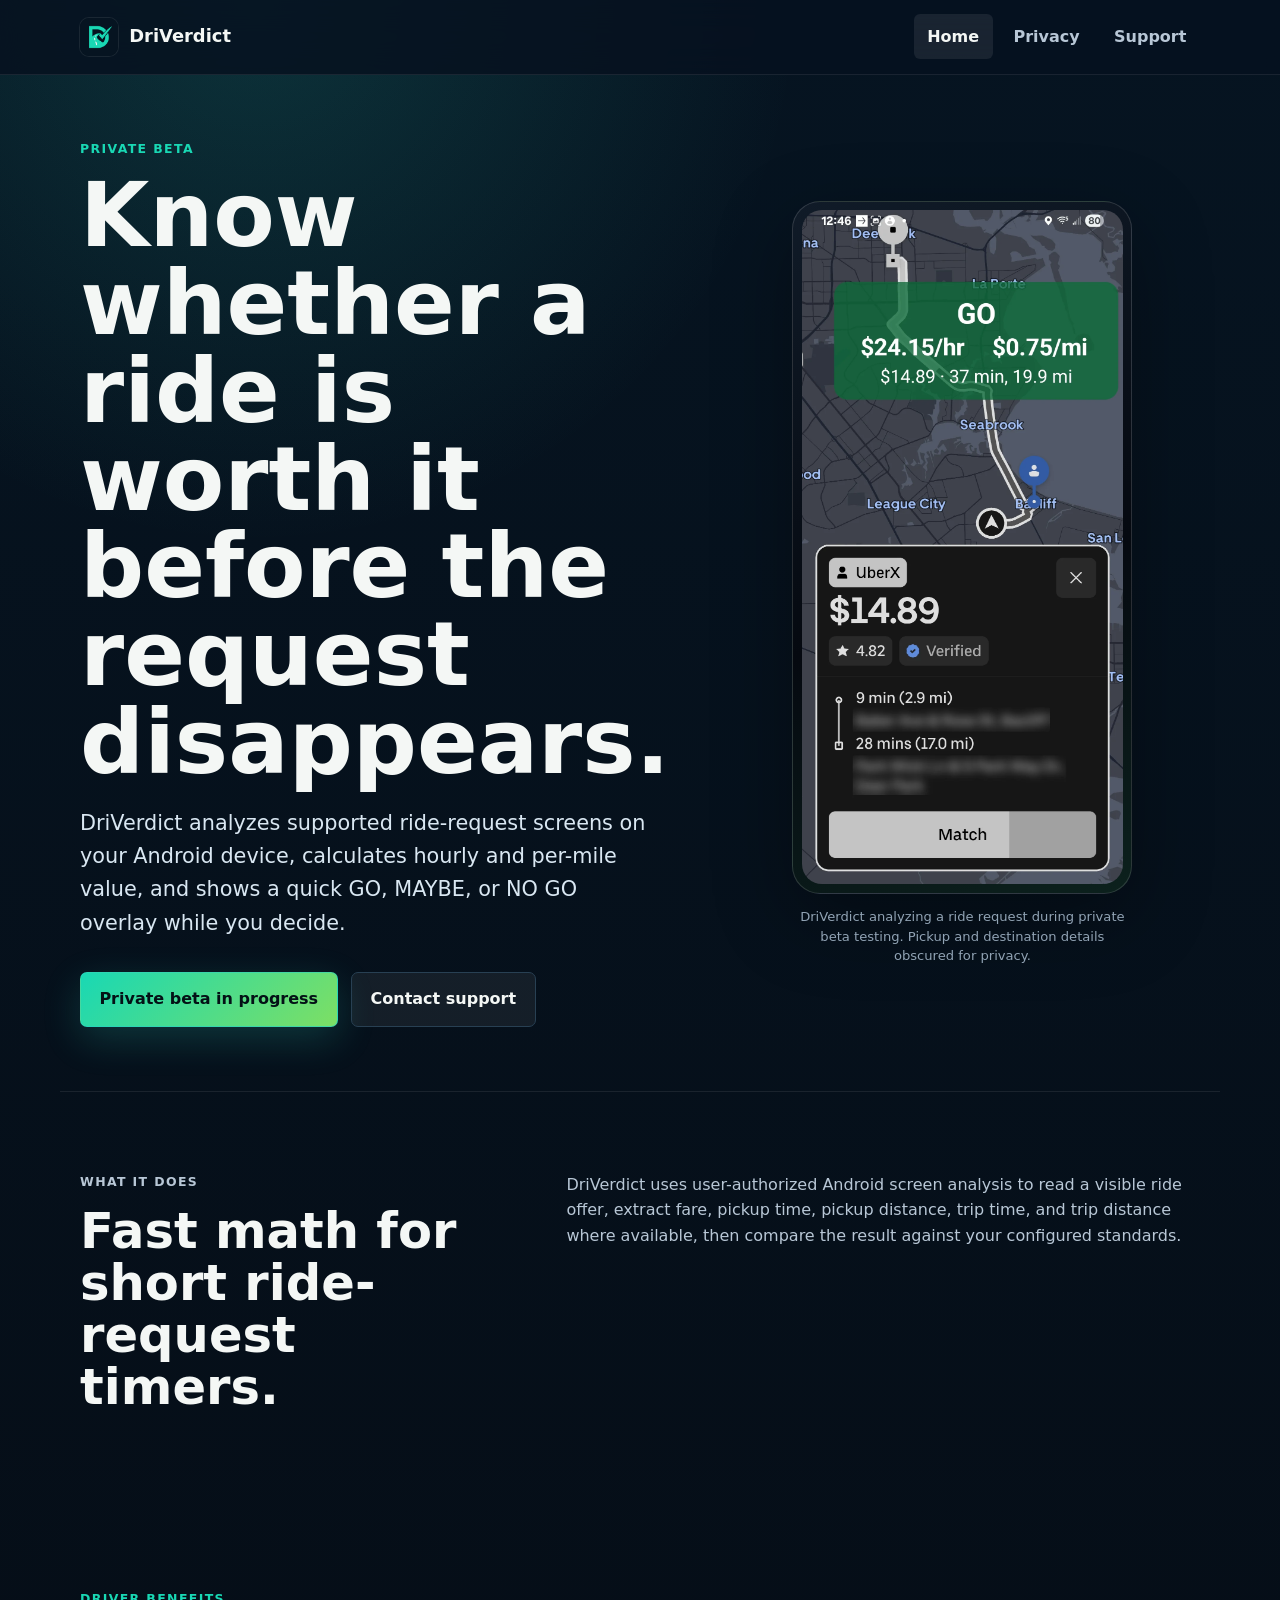
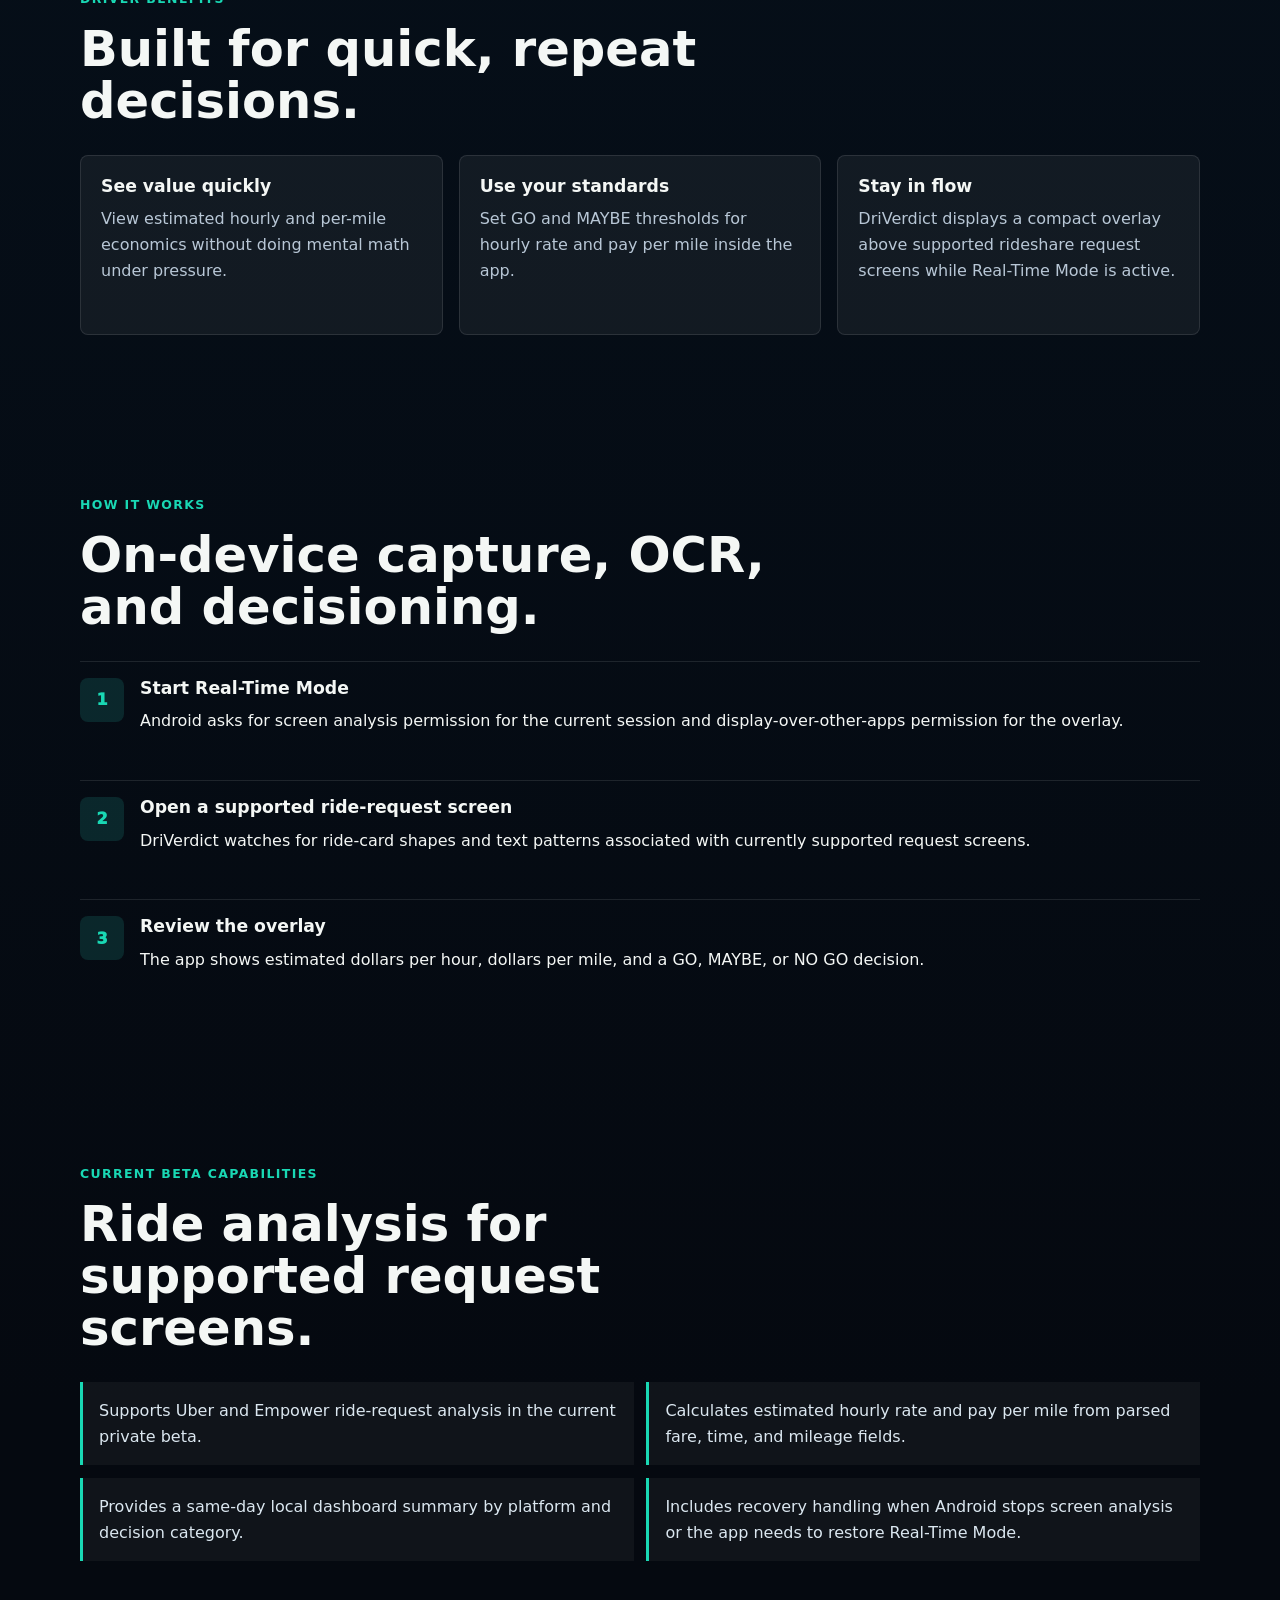
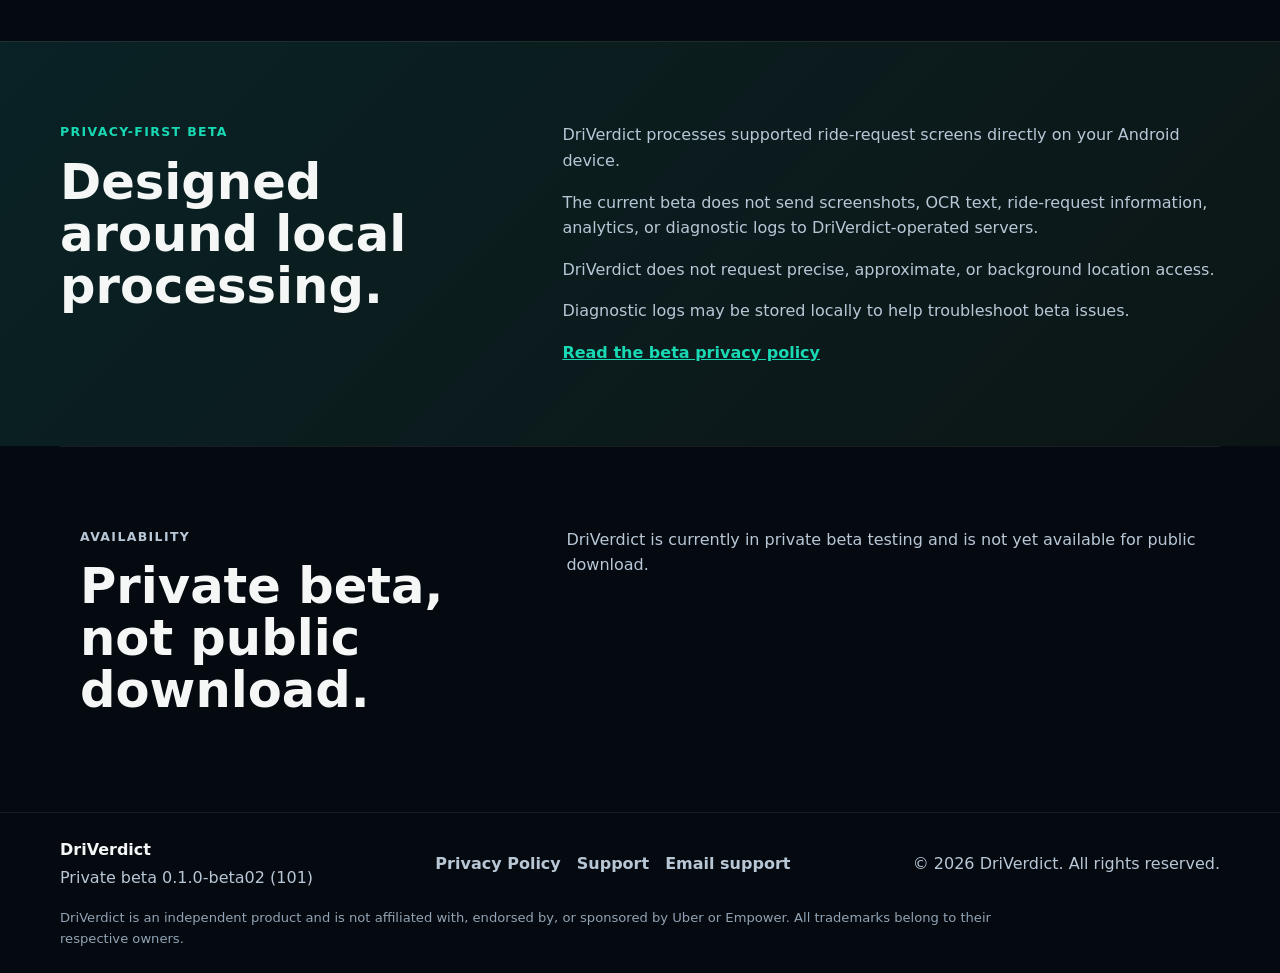
<file: index.html>
﻿<!doctype html>
<html lang="en">
<head>
  <meta charset="utf-8">
  <meta name="viewport" content="width=device-width, initial-scale=1">
  <title>DriVerdict | Real-time ride math for better driver decisions</title>
  <meta name="description" content="DriVerdict helps rideshare drivers evaluate supported ride requests with on-device hourly and per-mile analysis.">
  <meta name="theme-color" content="#061421">
  <link rel="canonical" href="https://driverdict.com/">
  <meta property="og:title" content="DriVerdict | Real-time ride math for better driver decisions">
  <meta property="og:description" content="Fast, on-device ride analysis for better driver decisions.">
  <meta property="og:type" content="website">
  <meta property="og:url" content="https://driverdict.com/">
  <meta property="og:image" content="https://driverdict.com/assets/drivervdict-icon-1024.png">
  <meta name="twitter:card" content="summary">
  <link rel="icon" href="assets/favicon-32.png" type="image/png" sizes="32x32">
  <link rel="apple-touch-icon" href="assets/drivervdict-icon-1024.png">
  <link rel="stylesheet" href="styles.css">
</head>
<body>
  <a class="skip-link" href="#main">Skip to content</a>
  <header class="site-header">
    <nav class="nav" aria-label="Main navigation">
      <a class="brand" href="index.html" aria-label="DriVerdict home">
        <img src="assets/drivervdict-icon-1024.png" alt="" width="38" height="38">
        <span>DriVerdict</span>
      </a>
      <button class="nav-toggle" type="button" aria-expanded="false" aria-controls="site-links">
        <span class="sr-only">Menu</span>
        <span></span><span></span><span></span>
      </button>
      <div class="nav-links" id="site-links">
        <a href="index.html" aria-current="page">Home</a>
        <a href="privacy.html">Privacy</a>
        <a href="support.html">Support</a>
      </div>
    </nav>
  </header>

  <main id="main">
    <section class="hero section">
      <div class="hero-copy">
        <p class="eyebrow">Private beta</p>
        <h1>Know whether a ride is worth it before the request disappears.</h1>
        <p class="lede">DriVerdict analyzes supported ride-request screens on your Android device, calculates hourly and per-mile value, and shows a quick GO, MAYBE, or NO GO overlay while you decide.</p>
        <div class="hero-actions" aria-label="Primary actions">
          <span class="button button-disabled" aria-disabled="true">Private beta in progress</span>
          <a class="button button-secondary" href="support.html">Contact support</a>
        </div>
      </div>
      <figure class="hero-panel" aria-label="DriVerdict result preview">
        <div class="phone-frame">
          <div class="screenshot-wrap">
            <img src="assets/drivervdict-ride-analysis.webp" width="900" height="1842" alt="DriVerdict showing a color-coded GO analysis over a supported ride request.">
          </div>
        </div>
        <figcaption>DriVerdict analyzing a ride request during private beta testing. Pickup and destination details obscured for privacy.</figcaption>
      </figure>
    </section>

    <section class="section split-section">
      <div>
        <p class="eyebrow">What it does</p>
        <h2>Fast math for short ride-request timers.</h2>
      </div>
      <p>DriVerdict uses user-authorized Android screen analysis to read a visible ride offer, extract fare, pickup time, pickup distance, trip time, and trip distance where available, then compare the result against your configured standards.</p>
    </section>

    <section class="section benefits" aria-labelledby="benefits-title">
      <div class="section-heading">
        <p class="eyebrow">Driver benefits</p>
        <h2 id="benefits-title">Built for quick, repeat decisions.</h2>
      </div>
      <div class="card-grid three">
        <article class="info-card"><h3>See value quickly</h3><p>View estimated hourly and per-mile economics without doing mental math under pressure.</p></article>
        <article class="info-card"><h3>Use your standards</h3><p>Set GO and MAYBE thresholds for hourly rate and pay per mile inside the app.</p></article>
        <article class="info-card"><h3>Stay in flow</h3><p>DriVerdict displays a compact overlay above supported rideshare request screens while Real-Time Mode is active.</p></article>
      </div>
    </section>

    <section class="section process" aria-labelledby="how-title">
      <div class="section-heading">
        <p class="eyebrow">How it works</p>
        <h2 id="how-title">On-device capture, OCR, and decisioning.</h2>
      </div>
      <ol class="steps">
        <li><span>1</span><div><h3>Start Real-Time Mode</h3><p>Android asks for screen analysis permission for the current session and display-over-other-apps permission for the overlay.</p></div></li>
        <li><span>2</span><div><h3>Open a supported ride-request screen</h3><p>DriVerdict watches for ride-card shapes and text patterns associated with currently supported request screens.</p></div></li>
        <li><span>3</span><div><h3>Review the overlay</h3><p>The app shows estimated dollars per hour, dollars per mile, and a GO, MAYBE, or NO GO decision.</p></div></li>
      </ol>
    </section>

    <section class="section capabilities" aria-labelledby="capabilities-title">
      <div class="section-heading">
        <p class="eyebrow">Current beta capabilities</p>
        <h2 id="capabilities-title">Ride analysis for supported request screens.</h2>
      </div>
      <div class="feature-list">
        <p>Supports Uber and Empower ride-request analysis in the current private beta.</p>
        <p>Calculates estimated hourly rate and pay per mile from parsed fare, time, and mileage fields.</p>
        <p>Provides a same-day local dashboard summary by platform and decision category.</p>
        <p>Includes recovery handling when Android stops screen analysis or the app needs to restore Real-Time Mode.</p>
      </div>
    </section>

    <section class="section privacy-band" aria-labelledby="privacy-title">
      <div>
        <p class="eyebrow">Privacy-first beta</p>
        <h2 id="privacy-title">Designed around local processing.</h2>
      </div>
      <div class="privacy-points">
        <p>DriVerdict processes supported ride-request screens directly on your Android device.</p>
        <p>The current beta does not send screenshots, OCR text, ride-request information, analytics, or diagnostic logs to DriVerdict-operated servers.</p>
        <p>DriVerdict does not request precise, approximate, or background location access.</p>
        <p>Diagnostic logs may be stored locally to help troubleshoot beta issues.</p>
        <a class="text-link" href="privacy.html">Read the beta privacy policy</a>
      </div>
    </section>

    <section class="section beta-note" aria-labelledby="beta-title">
      <div>
        <p class="eyebrow">Availability</p>
        <h2 id="beta-title">Private beta, not public download.</h2>
      </div>
      <p>DriVerdict is currently in private beta testing and is not yet available for public download.</p>
    </section>
  </main>

  <footer class="site-footer">
    <div><strong>DriVerdict</strong><span>Private beta 0.1.0-beta02 (101)</span></div>
    <nav aria-label="Footer navigation"><a href="privacy.html">Privacy Policy</a><a href="support.html">Support</a><a href="mailto:support.tripiq@gmail.com">Email support</a></nav>
    <p>&copy; 2026 DriVerdict. All rights reserved.</p>
    <p class="footer-legal">DriVerdict is an independent product and is not affiliated with, endorsed by, or sponsored by Uber or Empower. All trademarks belong to their respective owners.</p>
  </footer>
  <script src="script.js"></script>
</body>
</html>
</file>
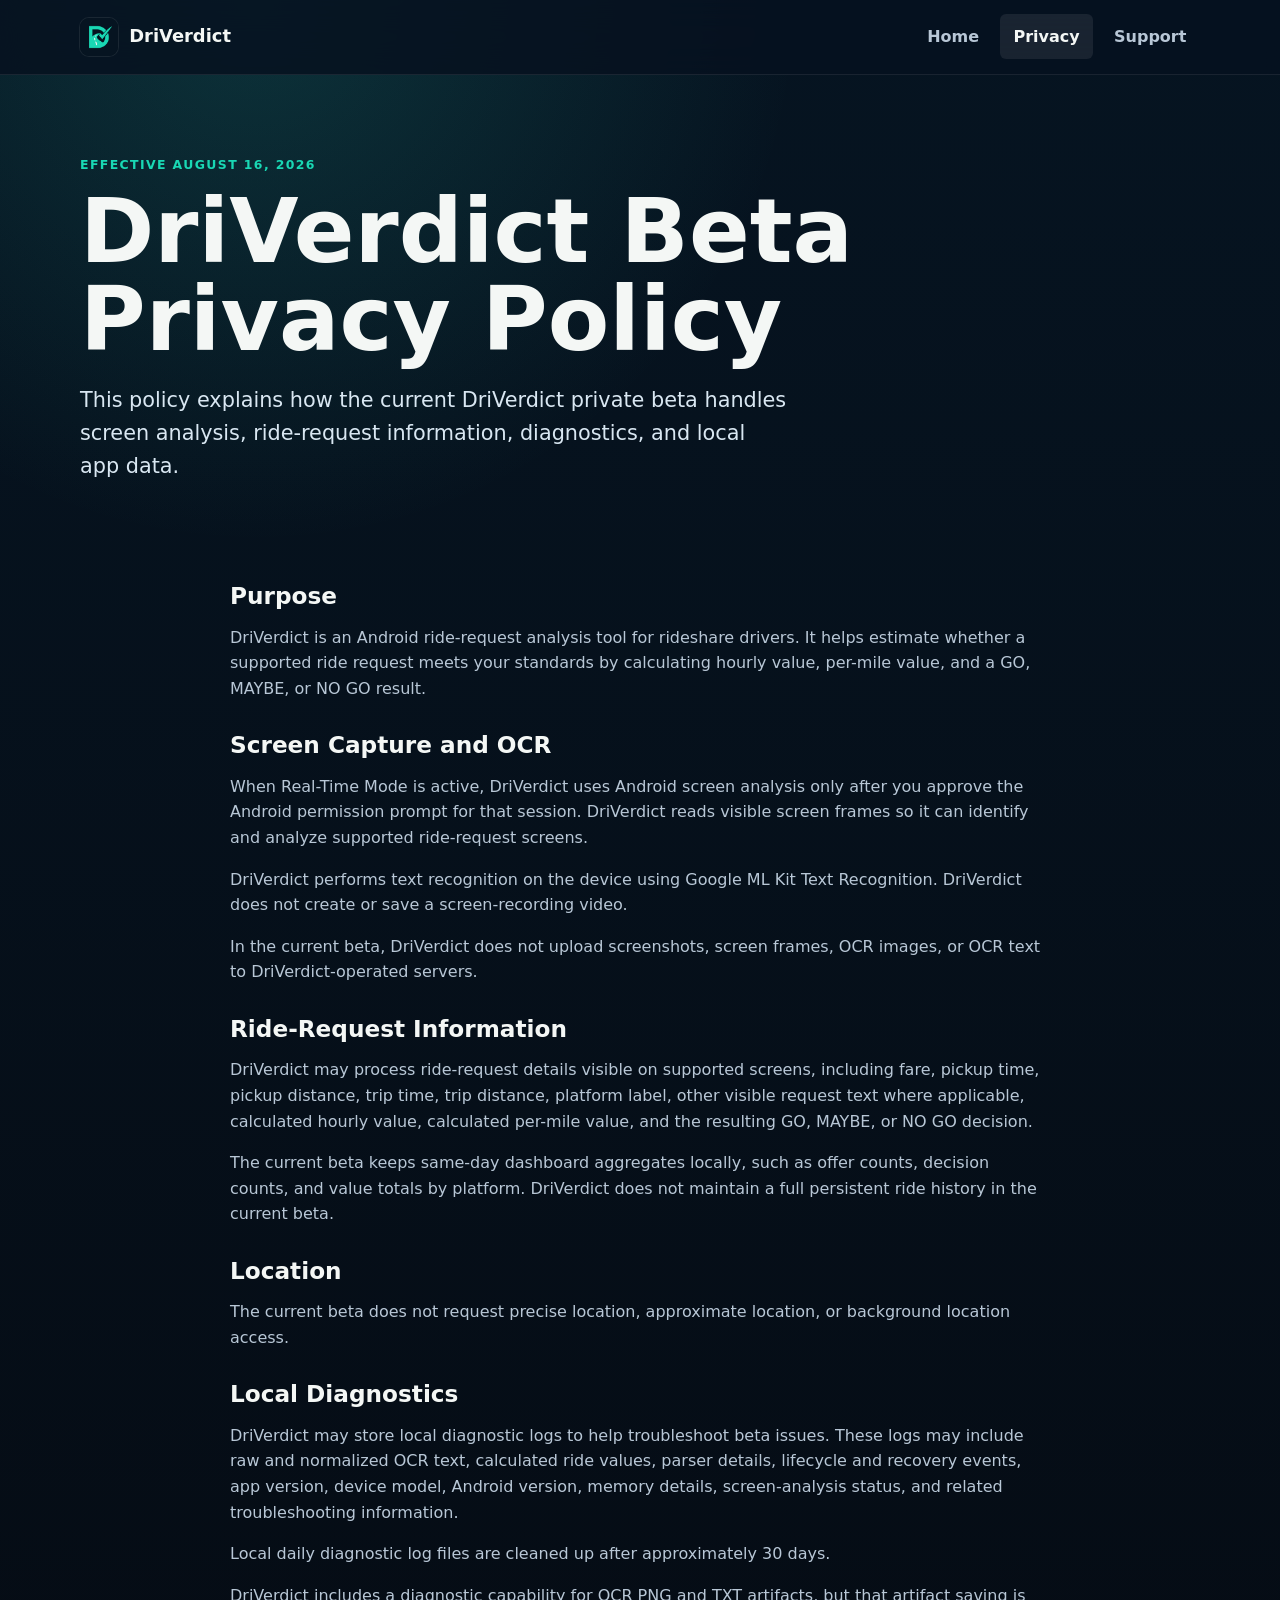
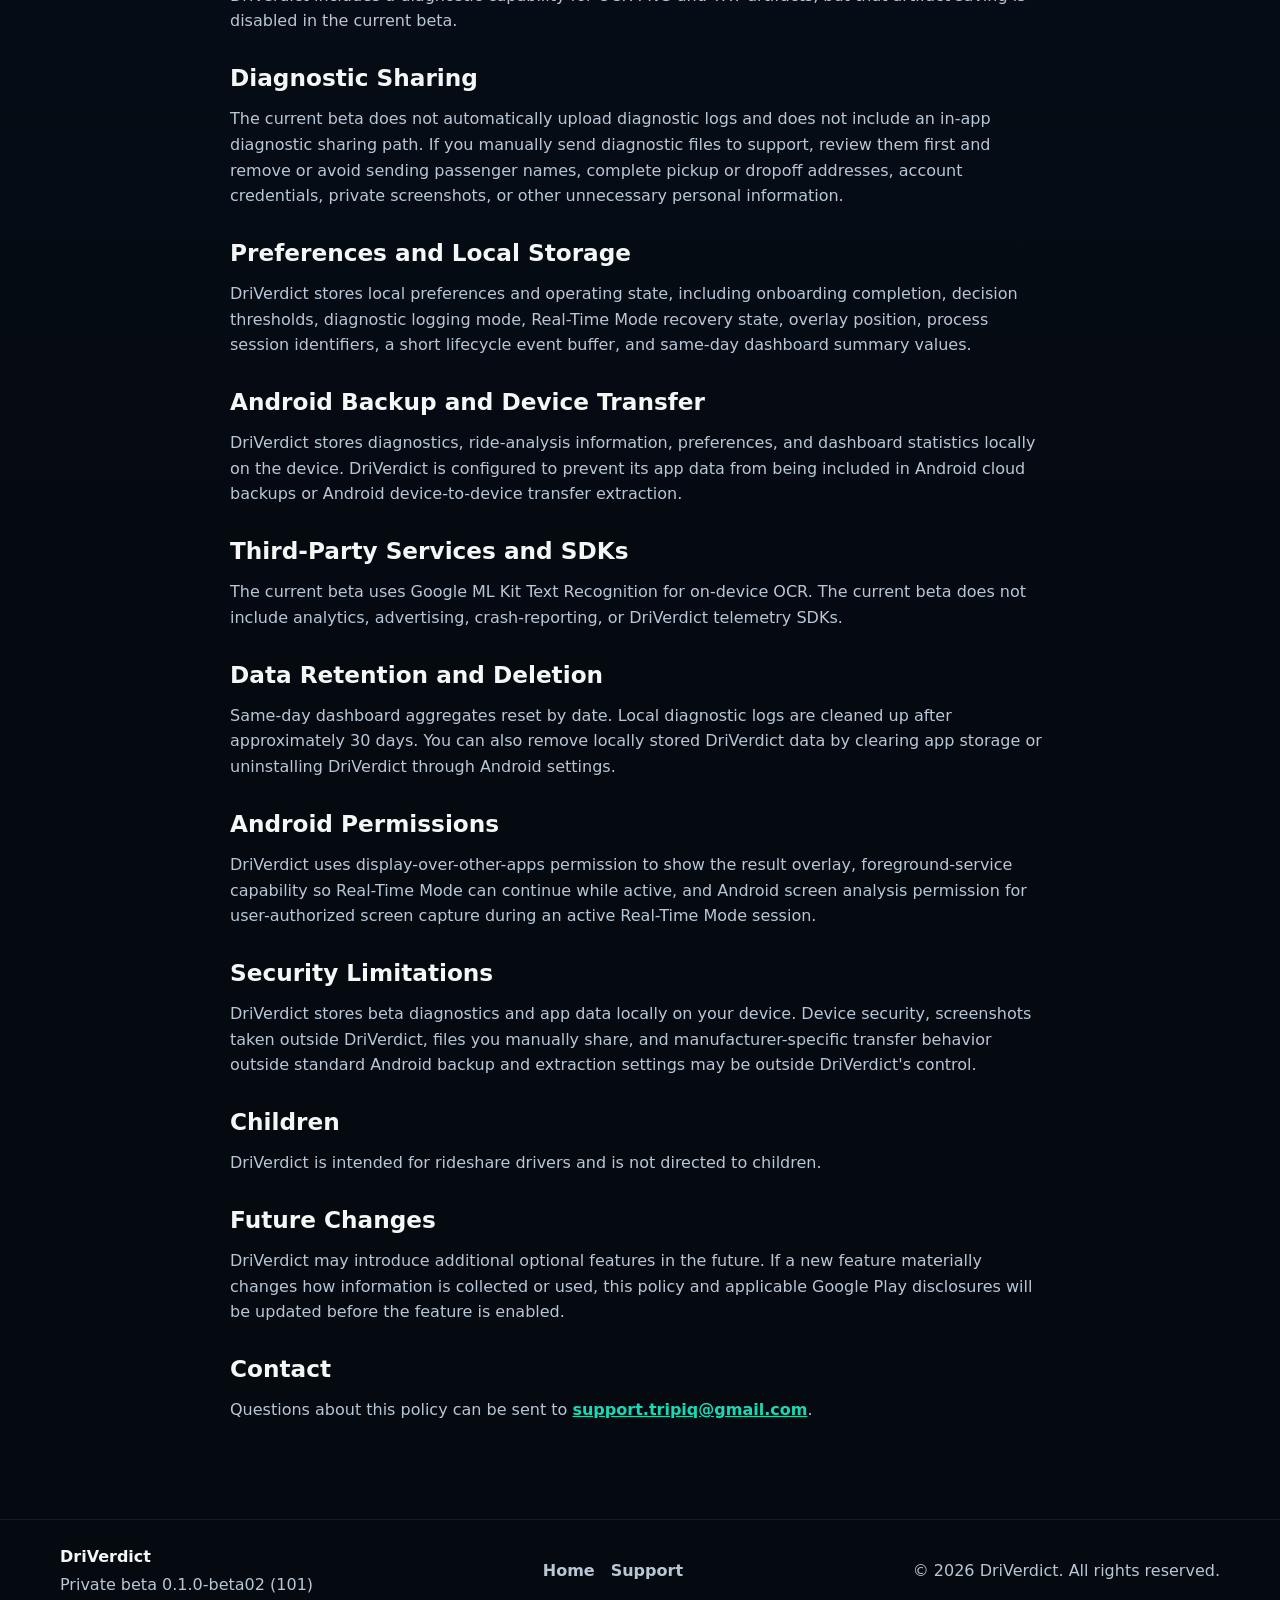
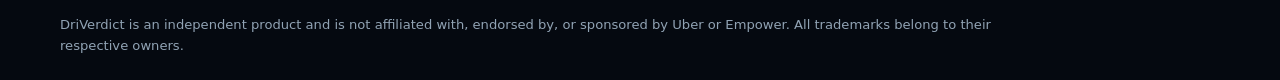
<file: privacy.html>
﻿<!doctype html>
<html lang="en">
<head>
  <meta charset="utf-8">
  <meta name="viewport" content="width=device-width, initial-scale=1">
  <title>Privacy Policy | DriVerdict</title>
  <meta name="description" content="DriVerdict private beta privacy policy effective August 16, 2026.">
  <meta name="theme-color" content="#061421">
  <link rel="canonical" href="https://driverdict.com/privacy.html">
  <link rel="icon" href="assets/favicon-32.png" type="image/png" sizes="32x32">
  <link rel="apple-touch-icon" href="assets/drivervdict-icon-1024.png">
  <link rel="stylesheet" href="styles.css">
</head>
<body>
  <a class="skip-link" href="#main">Skip to content</a>
  <header class="site-header">
    <nav class="nav" aria-label="Main navigation">
      <a class="brand" href="index.html" aria-label="DriVerdict home"><img src="assets/drivervdict-icon-1024.png" alt="" width="38" height="38"><span>DriVerdict</span></a>
      <button class="nav-toggle" type="button" aria-expanded="false" aria-controls="site-links"><span class="sr-only">Menu</span><span></span><span></span><span></span></button>
      <div class="nav-links" id="site-links"><a href="index.html">Home</a><a href="privacy.html" aria-current="page">Privacy</a><a href="support.html">Support</a></div>
    </nav>
  </header>

  <main id="main" class="policy-main">
    <section class="section page-hero">
      <p class="eyebrow">Effective August 16, 2026</p>
      <h1>DriVerdict Beta Privacy Policy</h1>
      <p class="lede">This policy explains how the current DriVerdict private beta handles screen analysis, ride-request information, diagnostics, and local app data.</p>
    </section>

    <section class="section policy-content" aria-label="Privacy policy sections">
      <h2>Purpose</h2>
      <p>DriVerdict is an Android ride-request analysis tool for rideshare drivers. It helps estimate whether a supported ride request meets your standards by calculating hourly value, per-mile value, and a GO, MAYBE, or NO GO result.</p>

      <h2>Screen Capture and OCR</h2>
      <p>When Real-Time Mode is active, DriVerdict uses Android screen analysis only after you approve the Android permission prompt for that session. DriVerdict reads visible screen frames so it can identify and analyze supported ride-request screens.</p>
      <p>DriVerdict performs text recognition on the device using Google ML Kit Text Recognition. DriVerdict does not create or save a screen-recording video.</p>
      <p>In the current beta, DriVerdict does not upload screenshots, screen frames, OCR images, or OCR text to DriVerdict-operated servers.</p>

      <h2>Ride-Request Information</h2>
      <p>DriVerdict may process ride-request details visible on supported screens, including fare, pickup time, pickup distance, trip time, trip distance, platform label, other visible request text where applicable, calculated hourly value, calculated per-mile value, and the resulting GO, MAYBE, or NO GO decision.</p>
      <p>The current beta keeps same-day dashboard aggregates locally, such as offer counts, decision counts, and value totals by platform. DriVerdict does not maintain a full persistent ride history in the current beta.</p>

      <h2>Location</h2>
      <p>The current beta does not request precise location, approximate location, or background location access.</p>

      <h2>Local Diagnostics</h2>
      <p>DriVerdict may store local diagnostic logs to help troubleshoot beta issues. These logs may include raw and normalized OCR text, calculated ride values, parser details, lifecycle and recovery events, app version, device model, Android version, memory details, screen-analysis status, and related troubleshooting information.</p>
      <p>Local daily diagnostic log files are cleaned up after approximately 30 days.</p>
      <p>DriVerdict includes a diagnostic capability for OCR PNG and TXT artifacts, but that artifact saving is disabled in the current beta.</p>

      <h2>Diagnostic Sharing</h2>
      <p>The current beta does not automatically upload diagnostic logs and does not include an in-app diagnostic sharing path. If you manually send diagnostic files to support, review them first and remove or avoid sending passenger names, complete pickup or dropoff addresses, account credentials, private screenshots, or other unnecessary personal information.</p>

      <h2>Preferences and Local Storage</h2>
      <p>DriVerdict stores local preferences and operating state, including onboarding completion, decision thresholds, diagnostic logging mode, Real-Time Mode recovery state, overlay position, process session identifiers, a short lifecycle event buffer, and same-day dashboard summary values.</p>

      <h2>Android Backup and Device Transfer</h2>
      <p>DriVerdict stores diagnostics, ride-analysis information, preferences, and dashboard statistics locally on the device. DriVerdict is configured to prevent its app data from being included in Android cloud backups or Android device-to-device transfer extraction.</p>

      <h2>Third-Party Services and SDKs</h2>
      <p>The current beta uses Google ML Kit Text Recognition for on-device OCR. The current beta does not include analytics, advertising, crash-reporting, or DriVerdict telemetry SDKs.</p>

      <h2>Data Retention and Deletion</h2>
      <p>Same-day dashboard aggregates reset by date. Local diagnostic logs are cleaned up after approximately 30 days. You can also remove locally stored DriVerdict data by clearing app storage or uninstalling DriVerdict through Android settings.</p>

      <h2>Android Permissions</h2>
      <p>DriVerdict uses display-over-other-apps permission to show the result overlay, foreground-service capability so Real-Time Mode can continue while active, and Android screen analysis permission for user-authorized screen capture during an active Real-Time Mode session.</p>

      <h2>Security Limitations</h2>
      <p>DriVerdict stores beta diagnostics and app data locally on your device. Device security, screenshots taken outside DriVerdict, files you manually share, and manufacturer-specific transfer behavior outside standard Android backup and extraction settings may be outside DriVerdict's control.</p>

      <h2>Children</h2>
      <p>DriVerdict is intended for rideshare drivers and is not directed to children.</p>

      <h2>Future Changes</h2>
      <p>DriVerdict may introduce additional optional features in the future. If a new feature materially changes how information is collected or used, this policy and applicable Google Play disclosures will be updated before the feature is enabled.</p>

      <h2>Contact</h2>
      <p>Questions about this policy can be sent to <a href="mailto:support.tripiq@gmail.com">support.tripiq@gmail.com</a>.</p>
    </section>
  </main>

  <footer class="site-footer">
    <div><strong>DriVerdict</strong><span>Private beta 0.1.0-beta02 (101)</span></div>
    <nav aria-label="Footer navigation"><a href="index.html">Home</a><a href="support.html">Support</a></nav>
    <p>&copy; 2026 DriVerdict. All rights reserved.</p>
    <p class="footer-legal">DriVerdict is an independent product and is not affiliated with, endorsed by, or sponsored by Uber or Empower. All trademarks belong to their respective owners.</p>
  </footer>
  <script src="script.js"></script>
</body>
</html>
</file>
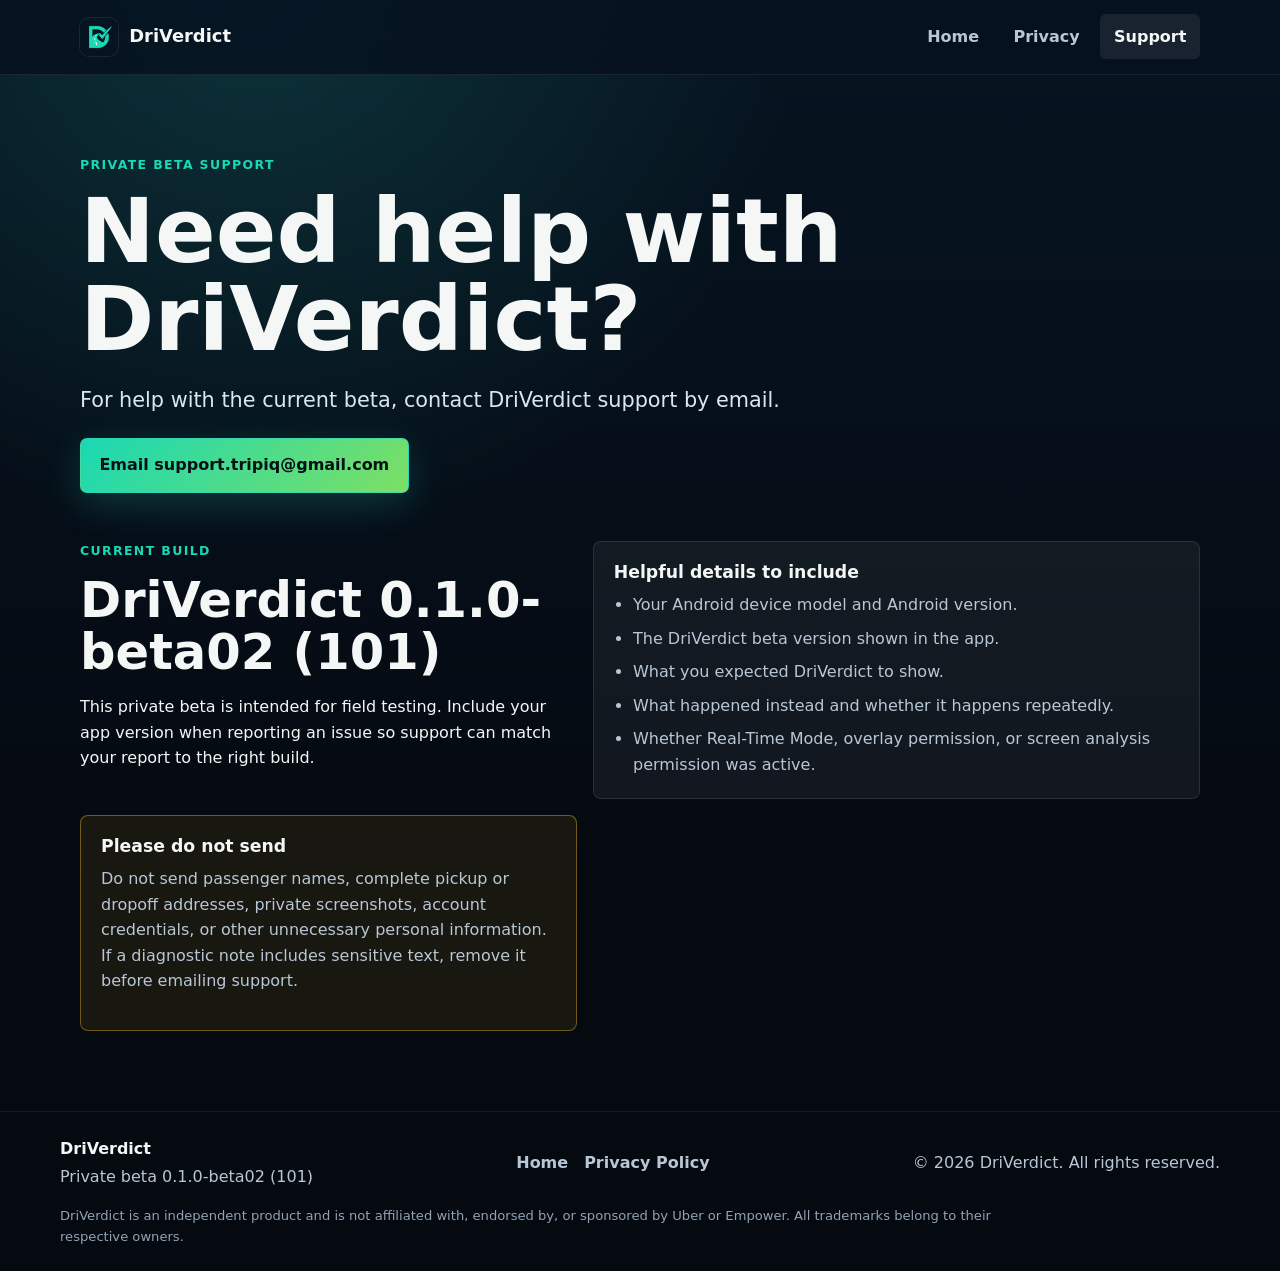
<file: support.html>
﻿<!doctype html>
<html lang="en">
<head>
  <meta charset="utf-8">
  <meta name="viewport" content="width=device-width, initial-scale=1">
  <title>Support | DriVerdict</title>
  <meta name="description" content="Contact DriVerdict support for help with the current private beta.">
  <meta name="theme-color" content="#061421">
  <link rel="canonical" href="https://driverdict.com/support.html">
  <link rel="icon" href="assets/favicon-32.png" type="image/png" sizes="32x32">
  <link rel="apple-touch-icon" href="assets/drivervdict-icon-1024.png">
  <link rel="stylesheet" href="styles.css">
</head>
<body>
  <a class="skip-link" href="#main">Skip to content</a>
  <header class="site-header">
    <nav class="nav" aria-label="Main navigation">
      <a class="brand" href="index.html" aria-label="DriVerdict home"><img src="assets/drivervdict-icon-1024.png" alt="" width="38" height="38"><span>DriVerdict</span></a>
      <button class="nav-toggle" type="button" aria-expanded="false" aria-controls="site-links"><span class="sr-only">Menu</span><span></span><span></span><span></span></button>
      <div class="nav-links" id="site-links"><a href="index.html">Home</a><a href="privacy.html">Privacy</a><a href="support.html" aria-current="page">Support</a></div>
    </nav>
  </header>

  <main id="main" class="support-main">
    <section class="section page-hero support-hero">
      <p class="eyebrow">Private beta support</p>
      <h1>Need help with DriVerdict?</h1>
      <p class="lede">For help with the current beta, contact DriVerdict support by email.</p>
      <a class="button" href="mailto:support.tripiq@gmail.com?subject=DriVerdict%20private%20beta%20support">Email support.tripiq@gmail.com</a>
    </section>

    <section class="section support-grid" aria-labelledby="support-title">
      <div>
        <p class="eyebrow">Current build</p>
        <h2 id="support-title">DriVerdict 0.1.0-beta02 (101)</h2>
        <p>This private beta is intended for field testing. Include your app version when reporting an issue so support can match your report to the right build.</p>
      </div>
      <div class="support-panel">
        <h3>Helpful details to include</h3>
        <ul>
          <li>Your Android device model and Android version.</li>
          <li>The DriVerdict beta version shown in the app.</li>
          <li>What you expected DriVerdict to show.</li>
          <li>What happened instead and whether it happens repeatedly.</li>
          <li>Whether Real-Time Mode, overlay permission, or screen analysis permission was active.</li>
        </ul>
      </div>
      <div class="support-panel caution">
        <h3>Please do not send</h3>
        <p>Do not send passenger names, complete pickup or dropoff addresses, private screenshots, account credentials, or other unnecessary personal information. If a diagnostic note includes sensitive text, remove it before emailing support.</p>
      </div>
    </section>
  </main>

  <footer class="site-footer">
    <div><strong>DriVerdict</strong><span>Private beta 0.1.0-beta02 (101)</span></div>
    <nav aria-label="Footer navigation"><a href="index.html">Home</a><a href="privacy.html">Privacy Policy</a></nav>
    <p>&copy; 2026 DriVerdict. All rights reserved.</p>
    <p class="footer-legal">DriVerdict is an independent product and is not affiliated with, endorsed by, or sponsored by Uber or Empower. All trademarks belong to their respective owners.</p>
  </footer>
  <script src="script.js"></script>
</body>
</html>
</file>
<file: styles.css>
﻿:root {
  color-scheme: dark;
  --bg: #061421;
  --bg-2: #0b1828;
  --surface: #111d2b;
  --surface-2: #142536;
  --text: #f4f7f5;
  --muted: #b8c7d6;
  --line: #284053;
  --accent: #19d8b4;
  --accent-2: #7ddf64;
  --warn: #fbbf24;
  --shadow: 0 24px 80px rgba(0, 0, 0, .32);
}

* { box-sizing: border-box; }
html { scroll-behavior: smooth; }
body {
  margin: 0;
  overflow-x: hidden;
  font-family: Inter, ui-sans-serif, system-ui, -apple-system, BlinkMacSystemFont, "Segoe UI", sans-serif;
  background: radial-gradient(circle at 20% 0%, rgba(45, 212, 191, .16), transparent 34rem), linear-gradient(180deg, var(--bg), #050910 72%);
  color: var(--text);
  line-height: 1.6;
}
body.nav-open { overflow: hidden; }
a { color: inherit; }
a:hover { color: var(--accent); }
:focus-visible { outline: 3px solid var(--accent); outline-offset: 4px; border-radius: 6px; }
.skip-link { position: absolute; left: 1rem; top: .75rem; z-index: 20; transform: translateY(-160%); padding: .7rem 1rem; background: var(--accent); color: #041116; font-weight: 800; border-radius: 6px; }
.skip-link:focus { transform: translateY(0); }
.sr-only { position: absolute; width: 1px; height: 1px; overflow: hidden; clip: rect(0, 0, 0, 0); white-space: nowrap; }
.site-header { position: sticky; top: 0; z-index: 10; backdrop-filter: blur(18px); background: rgba(7, 17, 31, .84); border-bottom: 1px solid rgba(255, 255, 255, .08); }
.nav { max-width: 1160px; margin: 0 auto; padding: .9rem 1.25rem; display: flex; align-items: center; justify-content: space-between; gap: 1rem; }
.brand { display: inline-flex; align-items: center; gap: .7rem; text-decoration: none; font-weight: 900; font-size: 1.12rem; letter-spacing: 0; }
.brand img { border-radius: 9px; box-shadow: 0 0 0 1px rgba(255, 255, 255, .08); }
.nav-links { display: flex; gap: .45rem; align-items: center; }
.nav-links a { padding: .6rem .85rem; color: var(--muted); text-decoration: none; font-weight: 700; border-radius: 6px; }
.nav-links a[aria-current="page"], .nav-links a:hover { color: var(--text); background: rgba(255, 255, 255, .08); }
.nav-toggle { display: none; width: 44px; height: 44px; border: 1px solid var(--line); background: rgba(255, 255, 255, .06); border-radius: 6px; }
.nav-toggle span:not(.sr-only) { display: block; width: 20px; height: 2px; margin: 4px auto; background: var(--text); }
.section { max-width: 1160px; margin: 0 auto; padding: 5rem 1.25rem; }
.hero { min-height: min(760px, calc(100vh - 120px)); display: grid; grid-template-columns: minmax(0, 1.1fr) minmax(300px, .9fr); gap: clamp(2rem, 5vw, 5rem); align-items: center; padding-top: 4rem; padding-bottom: 4rem; }
.eyebrow { margin: 0 0 .85rem; color: var(--accent); font-weight: 900; text-transform: uppercase; font-size: .78rem; letter-spacing: .11em; }
h1, h2, h3, p { margin-top: 0; }
h1 { max-width: 780px; font-size: clamp(2.7rem, 7vw, 5.9rem); line-height: .98; letter-spacing: 0; margin-bottom: 1.25rem; }
h2 { font-size: clamp(1.8rem, 4vw, 3.1rem); line-height: 1.05; letter-spacing: 0; margin-bottom: 1rem; }
h3 { font-size: 1.08rem; line-height: 1.25; margin-bottom: .55rem; }
.lede { color: #d9e7f2; max-width: 710px; font-size: clamp(1.07rem, 2.2vw, 1.3rem); }
.hero-actions { display: flex; flex-wrap: wrap; gap: .85rem; margin-top: 2rem; }
.button { display: inline-flex; align-items: center; justify-content: center; min-height: 48px; padding: .85rem 1.15rem; border-radius: 7px; border: 1px solid rgba(45, 212, 191, .65); background: linear-gradient(135deg, var(--accent), var(--accent-2)); color: #041116; text-decoration: none; font-weight: 900; box-shadow: 0 12px 38px rgba(45, 212, 191, .2); }
.button-secondary { color: var(--text); background: rgba(255, 255, 255, .06); border-color: var(--line); box-shadow: none; }
.button-disabled { cursor: default; }
.hero-panel { display: grid; justify-items: center; gap: .85rem; margin: 0; }
.phone-frame { width: min(340px, 100%); padding: .55rem; border: 1px solid rgba(255, 255, 255, .14); border-radius: 28px; background: linear-gradient(160deg, #101b28, #050910 56%, #0c211d); box-shadow: var(--shadow); overflow: hidden; }
.phone-frame img { display: block; width: 100%; height: auto; border-radius: 20px; }
.screenshot-wrap { position: relative; }
.hero-panel figcaption { max-width: 340px; margin: 0; color: #91a3b4; font-size: .82rem; line-height: 1.45; text-align: center; }
.split-section, .beta-note, .privacy-band { display: grid; grid-template-columns: .8fr 1.2fr; gap: clamp(1.5rem, 5vw, 4rem); align-items: start; border-top: 1px solid rgba(255, 255, 255, .08); }
.split-section p, .beta-note p, .privacy-points p, .info-card p, .support-panel p, .policy-content p { color: var(--muted); }
.section-heading { max-width: 720px; margin-bottom: 1.75rem; }
.card-grid { display: grid; gap: 1rem; }
.card-grid.three { grid-template-columns: repeat(3, minmax(0, 1fr)); }
.info-card, .support-panel { background: rgba(255, 255, 255, .055); border: 1px solid rgba(255, 255, 255, .1); border-radius: 8px; padding: 1.25rem; }
.info-card { min-height: 180px; }
.steps { list-style: none; padding: 0; margin: 0; display: grid; gap: .9rem; }
.steps li { display: grid; grid-template-columns: 44px 1fr; gap: 1rem; padding: 1rem 0; border-top: 1px solid rgba(255, 255, 255, .1); }
.steps span { display: grid; place-items: center; width: 44px; height: 44px; border-radius: 8px; background: rgba(45, 212, 191, .14); color: var(--accent); font-weight: 1000; }
.feature-list { display: grid; grid-template-columns: repeat(2, minmax(0, 1fr)); gap: .8rem; }
.feature-list p { margin: 0; padding: 1rem; border-left: 3px solid var(--accent); background: rgba(255, 255, 255, .045); color: #dbe7f0; }
.privacy-band { max-width: none; padding-left: max(1.25rem, calc((100vw - 1160px) / 2)); padding-right: max(1.25rem, calc((100vw - 1160px) / 2)); background: linear-gradient(135deg, rgba(45, 212, 191, .12), rgba(125, 223, 100, .06)); }
.text-link { color: var(--accent); font-weight: 900; }
.page-hero { padding-bottom: 2rem; }
.policy-main, .support-main { min-height: 70vh; }
.policy-content { max-width: 860px; padding-top: 1rem; }
.policy-content h2 { font-size: 1.45rem; margin-top: 2rem; }
.policy-content a { color: var(--accent); font-weight: 800; }
.support-grid { display: grid; grid-template-columns: .9fr 1.1fr; gap: 1rem; align-items: start; padding-top: 1rem; }
.support-panel ul { margin: 0; padding-left: 1.2rem; color: var(--muted); }
.support-panel li + li { margin-top: .5rem; }
.caution { border-color: rgba(251, 191, 36, .4); background: rgba(251, 191, 36, .08); }
.site-footer { border-top: 1px solid rgba(255, 255, 255, .08); padding: 1.5rem max(1.25rem, calc((100vw - 1160px) / 2)); display: flex; justify-content: space-between; gap: 1rem; align-items: center; color: var(--muted); flex-wrap: wrap; }
.site-footer div { display: grid; gap: .15rem; }
.site-footer strong { color: var(--text); }
.site-footer nav { display: flex; gap: 1rem; }
.site-footer a { color: var(--muted); text-decoration: none; font-weight: 800; }
.site-footer p { margin: 0; }
@media (max-width: 820px) {
  .nav-toggle { display: inline-block; }
  .nav-links { position: fixed; inset: 66px 0 auto 0; display: none; flex-direction: column; align-items: stretch; padding: 1rem 1.25rem 1.25rem; background: rgba(7, 17, 31, .98); border-bottom: 1px solid rgba(255, 255, 255, .08); }
  body.nav-open .nav-links { display: flex; }
  .hero, .split-section, .beta-note, .privacy-band, .support-grid { grid-template-columns: 1fr; }
  .hero { min-height: auto; gap: 1.5rem; padding-top: 2.6rem; }
  .hero-copy { max-width: 340px; }
  h1 { max-width: 340px; font-size: clamp(1.75rem, 7.2vw, 1.98rem); line-height: 1.1; overflow-wrap: break-word; }
  .lede { max-width: 340px; font-size: .94rem; overflow-wrap: break-word; }
  .hero-actions { max-width: 340px; flex-direction: column; }
  .button { width: 100%; }
  .hero-panel { order: -1; }
  .phone-frame { width: min(300px, 84vw); border-radius: 24px; }
  .phone-frame img { border-radius: 17px; }
  .hero-panel figcaption { max-width: min(300px, 84vw); font-size: .76rem; }
  .card-grid.three, .feature-list { grid-template-columns: 1fr; }
  .section { padding-top: 3.5rem; padding-bottom: 3.5rem; }
  .site-footer { align-items: flex-start; flex-direction: column; }
}
@media (min-width: 821px) and (max-height: 850px) {
  .hero { align-items: start; }
  .phone-frame { width: min(290px, 100%); }
  .hero-panel figcaption { max-width: 290px; }
}
@media (min-width: 821px) and (max-height: 780px) {
  .phone-frame { width: min(270px, 100%); }
  .hero-panel figcaption { max-width: 270px; }
}
@media (max-width: 820px) and (max-height: 760px) {
  .phone-frame { width: min(240px, 70vw); }
  .hero-panel figcaption { max-width: min(240px, 70vw); }
}
@media (prefers-reduced-motion: reduce) {
  *, *::before, *::after { scroll-behavior: auto !important; transition: none !important; animation: none !important; }
}

@media (max-width: 420px) {
  .hero-actions { flex-direction: column; }
  .button { width: 100%; }
}






.footer-legal { flex-basis: 100%; max-width: 980px; font-size: .82rem; color: #91a3b4; }
</file>
